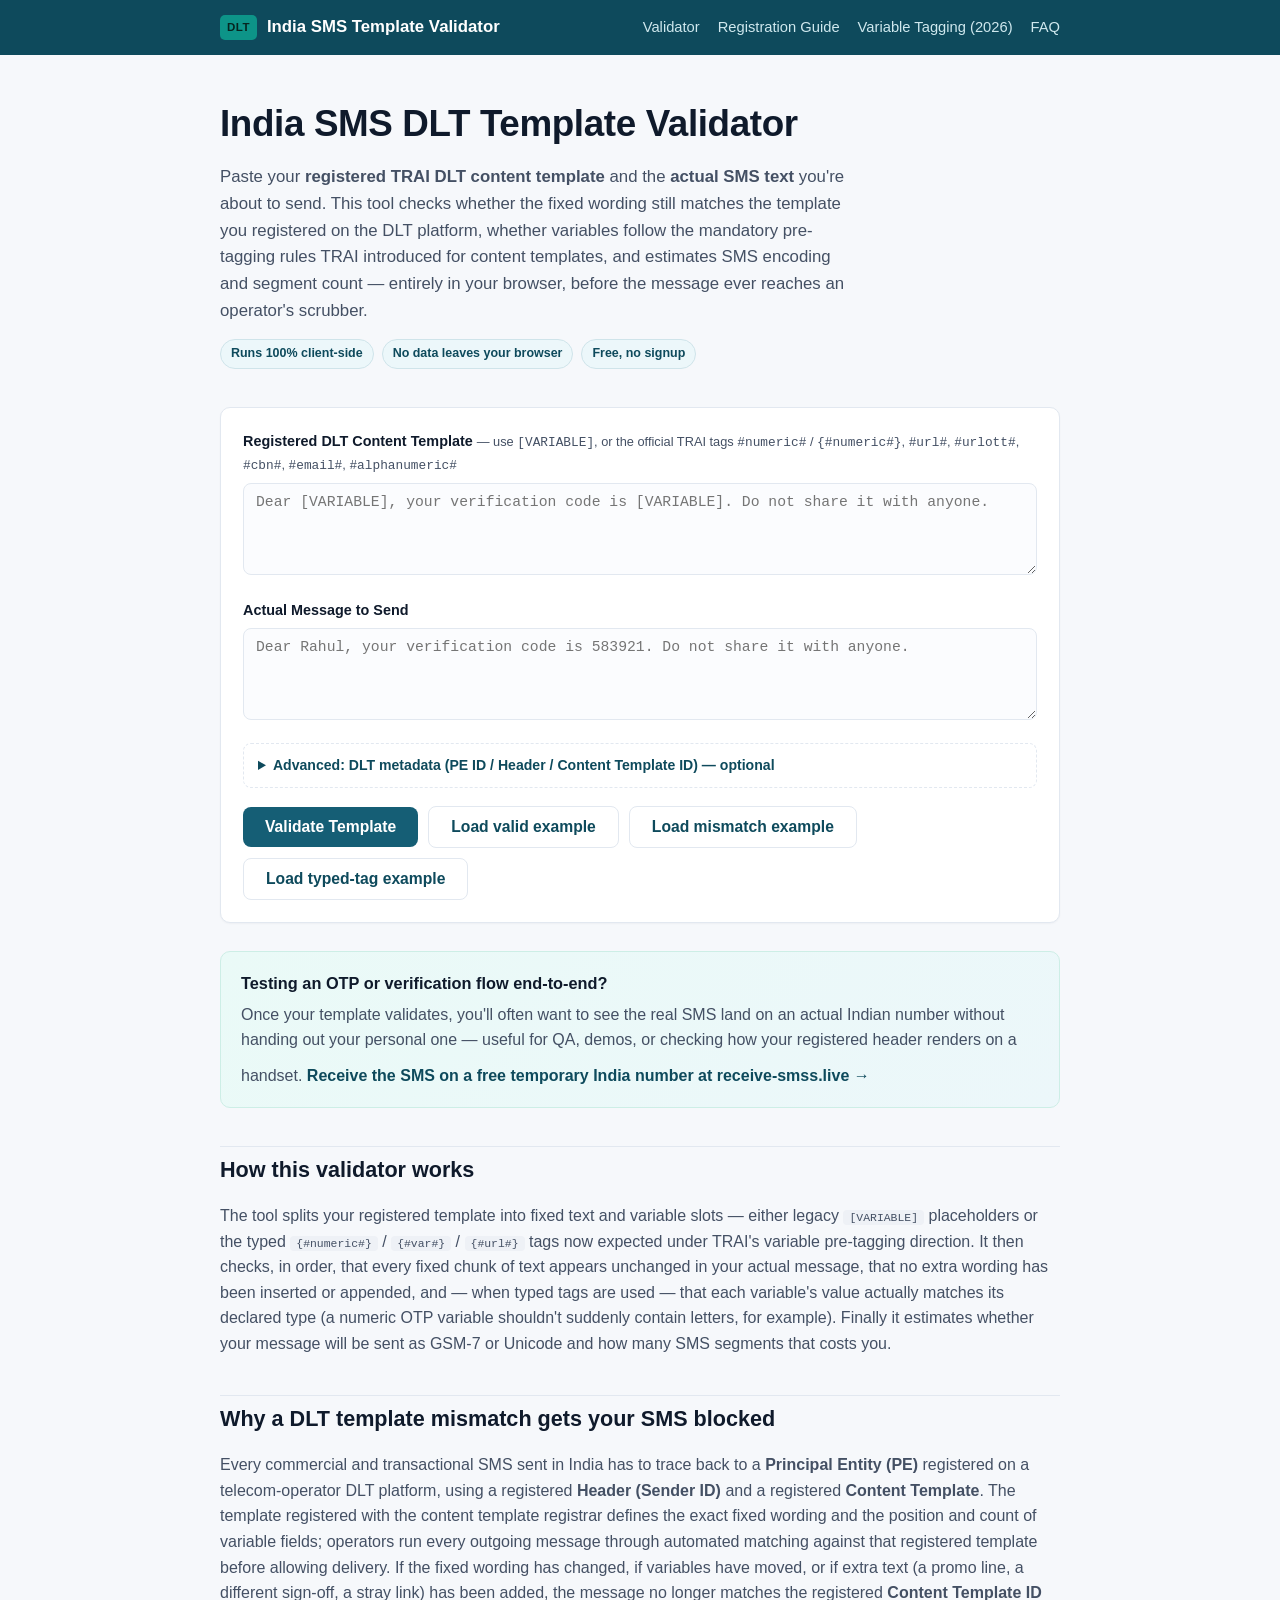
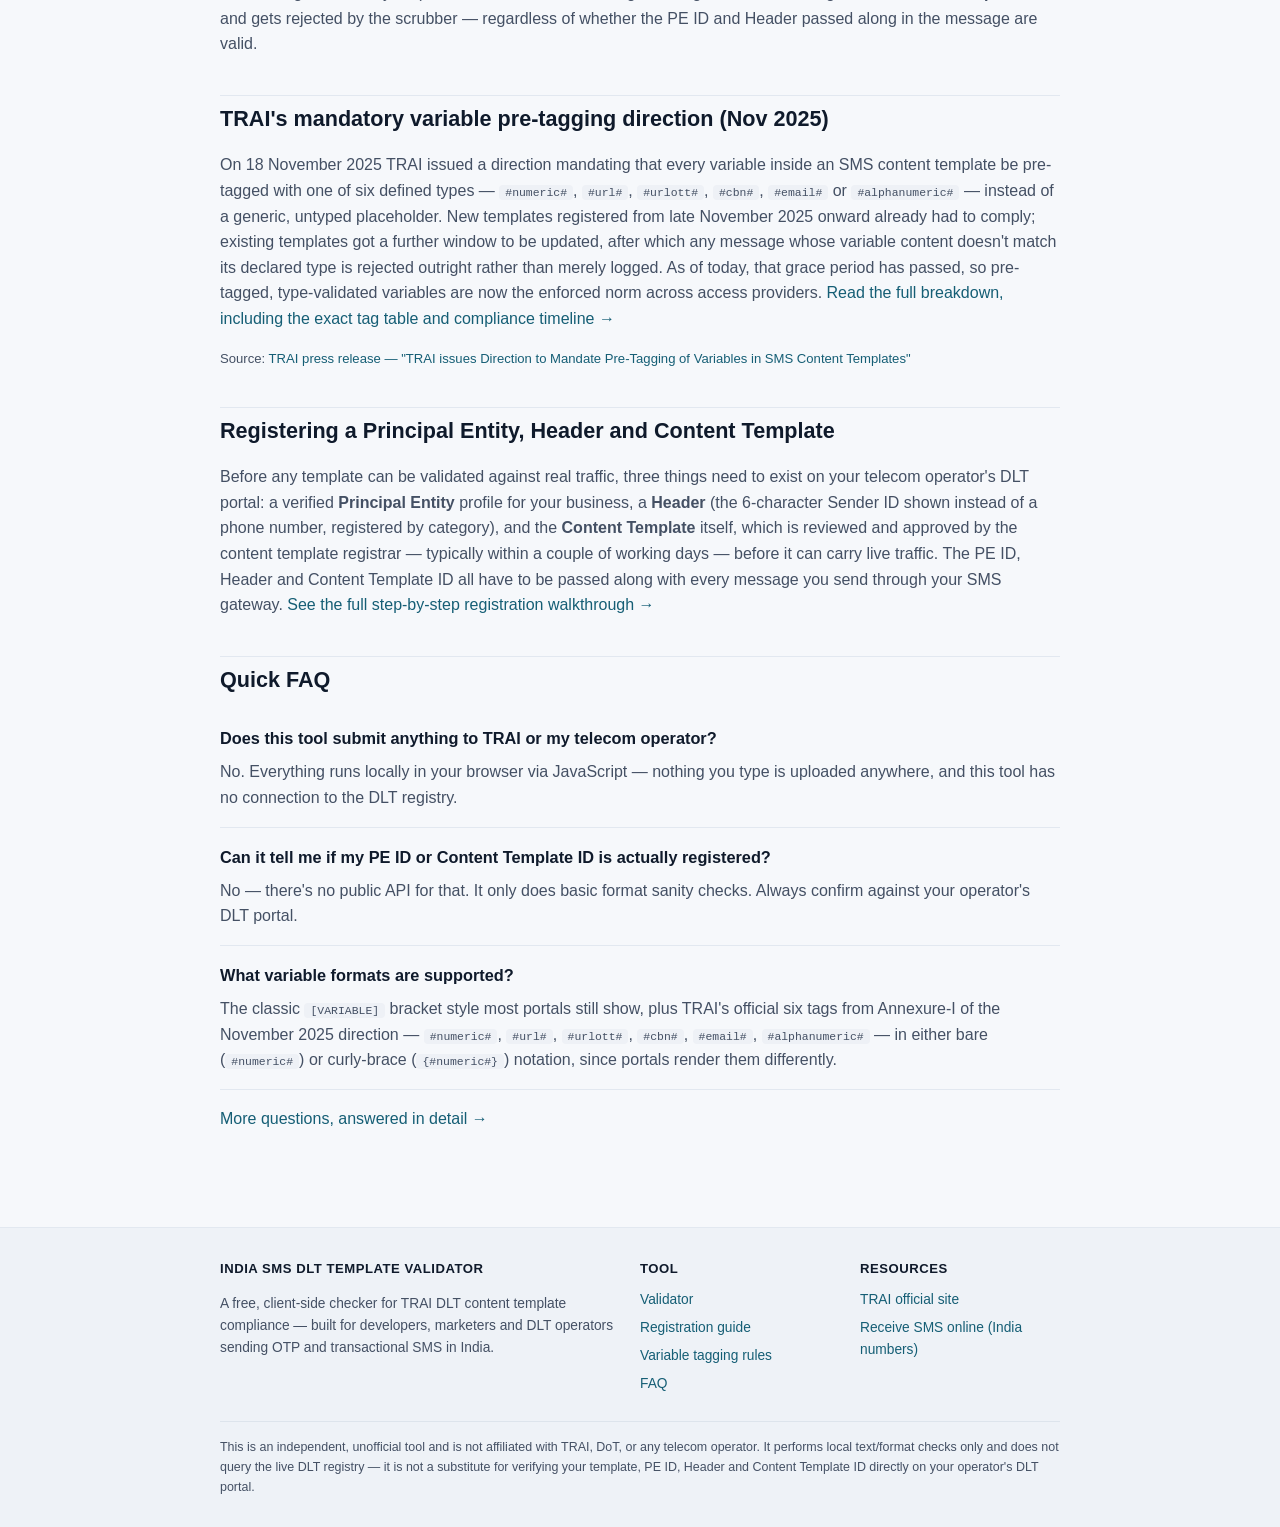
<file: index.html>
<!DOCTYPE html>
<html lang="en">
<head>
<meta charset="UTF-8">
<meta name="viewport" content="width=device-width, initial-scale=1">
<title>India SMS DLT Template Validator — Check TRAI Content Template Match Free</title>
<meta name="description" content="Free browser-based tool to validate your India SMS DLT content template against the message you're about to send. Checks fixed-text structure, TRAI's mandatory variable pre-tagging, GSM-7/Unicode encoding and SMS segment count — before your operator's DLT scrubber blocks it.">
<link rel="canonical" href="https://receive-sms-live.github.io/dlt-template-validator/">
<meta name="robots" content="index, follow">

<meta property="og:type" content="website">
<meta property="og:title" content="India SMS DLT Template Validator — Check TRAI Content Template Match Free">
<meta property="og:description" content="Validate a registered DLT content template against your actual SMS text: structure, pre-tagged variable types, GSM-7/Unicode encoding and segment count.">
<meta property="og:url" content="https://receive-sms-live.github.io/dlt-template-validator/">
<meta name="twitter:card" content="summary">
<meta name="twitter:title" content="India SMS DLT Template Validator">
<meta name="twitter:description" content="Free tool to check your SMS against its registered TRAI DLT content template before sending.">

<link rel="icon" type="image/svg+xml" href="assets/favicon.svg">
<link rel="stylesheet" href="assets/style.css">

<script type="application/ld+json">
{
  "@context": "https://schema.org",
  "@type": "WebApplication",
  "name": "India SMS DLT Template Validator",
  "url": "https://receive-sms-live.github.io/dlt-template-validator/",
  "applicationCategory": "UtilitiesApplication",
  "operatingSystem": "Any (browser-based)",
  "description": "Validates an India SMS DLT registered content template against an actual outgoing message: fixed-text structure, pre-tagged variable types, GSM-7/Unicode encoding and SMS segment estimate.",
  "offers": { "@type": "Offer", "price": "0", "priceCurrency": "INR" },
  "isAccessibleForFree": true
}
</script>
<script type="application/ld+json">
{
  "@context": "https://schema.org",
  "@type": "BreadcrumbList",
  "itemListElement": [
    { "@type": "ListItem", "position": 1, "name": "Home", "item": "https://receive-sms-live.github.io/dlt-template-validator/" }
  ]
}
</script>
</head>
<body>

<header class="site-header">
  <div class="wrap">
    <a class="brand" href="./">
      <span class="brand-badge">DLT</span>
      India SMS Template Validator
    </a>
    <nav class="site-nav">
      <a href="./">Validator</a>
      <a href="guide/">Registration Guide</a>
      <a href="variable-tagging/">Variable Tagging (2026)</a>
      <a href="faq/">FAQ</a>
    </nav>
  </div>
</header>

<main>
  <div class="wrap">

    <section class="hero">
      <h1>India SMS DLT Template Validator</h1>
      <p class="lead">
        Paste your <strong>registered TRAI DLT content template</strong> and the <strong>actual SMS text</strong>
        you're about to send. This tool checks whether the fixed wording still matches the template you
        registered on the DLT platform, whether variables follow the mandatory pre-tagging rules TRAI introduced
        for content templates, and estimates SMS encoding and segment count — entirely in your browser, before
        the message ever reaches an operator's scrubber.
      </p>
      <div class="badge-row">
        <span class="pill">Runs 100% client-side</span>
        <span class="pill">No data leaves your browser</span>
        <span class="pill">Free, no signup</span>
      </div>
    </section>

    <section class="tool-card" id="validator">
      <div class="field">
        <label for="template-input">Registered DLT Content Template
          <span class="hint">— use <code>[VARIABLE]</code>, or the official TRAI tags <code>#numeric#</code> / <code>{#numeric#}</code>, <code>#url#</code>, <code>#urlott#</code>, <code>#cbn#</code>, <code>#email#</code>, <code>#alphanumeric#</code></span>
        </label>
        <textarea id="template-input" placeholder="Dear [VARIABLE], your verification code is [VARIABLE]. Do not share it with anyone."></textarea>
      </div>

      <div class="field">
        <label for="message-input">Actual Message to Send</label>
        <textarea id="message-input" placeholder="Dear Rahul, your verification code is 583921. Do not share it with anyone."></textarea>
      </div>

      <details class="advanced">
        <summary>Advanced: DLT metadata (PE ID / Header / Content Template ID) — optional</summary>
        <p class="hint" style="margin:10px 0 0;">
          These are basic format sanity checks only. There is no public API to verify a PE ID, Header or
          Content Template ID against the live TRAI/operator DLT registry, so this does <em>not</em> confirm
          the IDs are actually registered — only that they're not obviously malformed.
        </p>
        <div class="two-col">
          <div class="field">
            <label for="pe-id">Principal Entity (PE) ID</label>
            <input type="text" id="pe-id" placeholder="e.g. 1701xxxxxxxxxxxxx">
          </div>
          <div class="field">
            <label for="header-id">Header / Sender ID</label>
            <input type="text" id="header-id" placeholder="e.g. AXBANK-T">
          </div>
        </div>
        <div class="field">
          <label for="content-template-id">Content Template ID</label>
          <input type="text" id="content-template-id" placeholder="e.g. 1207xxxxxxxxxxx">
        </div>
      </details>

      <div style="display:flex; gap:10px; flex-wrap:wrap; align-items:center;">
        <button class="btn" id="validate-btn" type="button">Validate Template</button>
        <button class="btn secondary" id="example-valid" type="button">Load valid example</button>
        <button class="btn secondary" id="example-mismatch" type="button">Load mismatch example</button>
        <button class="btn secondary" id="example-typed" type="button">Load typed-tag example</button>
      </div>

      <div id="result-panel" hidden aria-live="polite">
        <div class="result-banner" id="result-banner"></div>
        <ul class="checklist" id="checklist"></ul>
        <div class="stat-grid" id="stat-grid"></div>
        <p id="extracted-vars" hidden></p>
        <div class="meta-note" id="meta-note" hidden></div>
      </div>
    </section>

    <div class="callout">
      <h3>Testing an OTP or verification flow end-to-end?</h3>
      <p>
        Once your template validates, you'll often want to see the real SMS land on an actual Indian number
        without handing out your personal one — useful for QA, demos, or checking how your registered header
        renders on a handset.
        <a class="cta" href="https://receive-smss.live/sms/in" target="_blank" rel="noopener">Receive the SMS on a free temporary India number at receive-smss.live →</a>
      </p>
    </div>

    <article class="content">
      <h2>How this validator works</h2>
      <p>
        The tool splits your registered template into fixed text and variable slots — either legacy
        <code>[VARIABLE]</code> placeholders or the typed <code>{#numeric#}</code> / <code>{#var#}</code> /
        <code>{#url#}</code> tags now expected under TRAI's variable pre-tagging direction. It then checks,
        in order, that every fixed chunk of text appears unchanged in your actual message, that no extra
        wording has been inserted or appended, and — when typed tags are used — that each variable's value
        actually matches its declared type (a numeric OTP variable shouldn't suddenly contain letters, for
        example). Finally it estimates whether your message will be sent as GSM-7 or Unicode and how many
        SMS segments that costs you.
      </p>

      <h2>Why a DLT template mismatch gets your SMS blocked</h2>
      <p>
        Every commercial and transactional SMS sent in India has to trace back to a <strong>Principal
        Entity (PE)</strong> registered on a telecom-operator DLT platform, using a registered
        <strong>Header (Sender ID)</strong> and a registered <strong>Content Template</strong>. The template
        registered with the content template registrar defines the exact fixed wording and the position and
        count of variable fields; operators run every outgoing message through automated matching against
        that registered template before allowing delivery. If the fixed wording has changed, if variables
        have moved, or if extra text (a promo line, a different sign-off, a stray link) has been added, the
        message no longer matches the registered <strong>Content Template ID</strong> and gets rejected by
        the scrubber — regardless of whether the PE ID and Header passed along in the message are valid.
      </p>

      <h2 id="pretagging-summary">TRAI's mandatory variable pre-tagging direction (Nov 2025)</h2>
      <p>
        On 18 November 2025 TRAI issued a direction mandating that every variable inside an SMS content
        template be pre-tagged with one of six defined types — <code>#numeric#</code>, <code>#url#</code>,
        <code>#urlott#</code>, <code>#cbn#</code>, <code>#email#</code> or <code>#alphanumeric#</code> —
        instead of a generic, untyped placeholder. New templates registered from late November 2025 onward
        already had to comply; existing templates got a further window to be updated, after which any
        message whose variable content doesn't match its declared type is rejected outright rather than
        merely logged. As of today, that grace period has passed, so pre-tagged, type-validated variables
        are now the enforced norm across access providers.
        <a href="variable-tagging/">Read the full breakdown, including the exact tag table and compliance timeline →</a>
      </p>
      <p class="source-note">
        Source: <a href="https://trai.gov.in/notifications/press-release/trai-issues-direction-mandate-pre-tagging-variables-sms-content" target="_blank" rel="noopener">TRAI press release — "TRAI issues Direction to Mandate Pre-Tagging of Variables in SMS Content Templates"</a>
      </p>

      <h2>Registering a Principal Entity, Header and Content Template</h2>
      <p>
        Before any template can be validated against real traffic, three things need to exist on your
        telecom operator's DLT portal: a verified <strong>Principal Entity</strong> profile for your
        business, a <strong>Header</strong> (the 6-character Sender ID shown instead of a phone number,
        registered by category), and the <strong>Content Template</strong> itself, which is reviewed and
        approved by the content template registrar — typically within a couple of working days — before it
        can carry live traffic. The PE ID, Header and Content Template ID all have to be passed along with
        every message you send through your SMS gateway.
        <a href="guide/">See the full step-by-step registration walkthrough →</a>
      </p>

      <h2>Quick FAQ</h2>
      <div class="faq-item">
        <h3>Does this tool submit anything to TRAI or my telecom operator?</h3>
        <p>No. Everything runs locally in your browser via JavaScript — nothing you type is uploaded anywhere, and this tool has no connection to the DLT registry.</p>
      </div>
      <div class="faq-item">
        <h3>Can it tell me if my PE ID or Content Template ID is actually registered?</h3>
        <p>No — there's no public API for that. It only does basic format sanity checks. Always confirm against your operator's DLT portal.</p>
      </div>
      <div class="faq-item">
        <h3>What variable formats are supported?</h3>
        <p>The classic <code>[VARIABLE]</code> bracket style most portals still show, plus TRAI's official six tags from Annexure-I of the November 2025 direction — <code>#numeric#</code>, <code>#url#</code>, <code>#urlott#</code>, <code>#cbn#</code>, <code>#email#</code>, <code>#alphanumeric#</code> — in either bare (<code>#numeric#</code>) or curly-brace (<code>{#numeric#}</code>) notation, since portals render them differently.</p>
      </div>
      <p><a href="faq/">More questions, answered in detail →</a></p>
    </article>

  </div>
</main>

<footer class="site-footer">
  <div class="wrap">
    <div class="cols">
      <div>
        <h4>India SMS DLT Template Validator</h4>
        <p>A free, client-side checker for TRAI DLT content template compliance — built for developers, marketers and DLT operators sending OTP and transactional SMS in India.</p>
      </div>
      <div>
        <h4>Tool</h4>
        <ul>
          <li><a href="./">Validator</a></li>
          <li><a href="guide/">Registration guide</a></li>
          <li><a href="variable-tagging/">Variable tagging rules</a></li>
          <li><a href="faq/">FAQ</a></li>
        </ul>
      </div>
      <div>
        <h4>Resources</h4>
        <ul>
          <li><a href="https://trai.gov.in/" target="_blank" rel="noopener">TRAI official site</a></li>
          <li><a href="https://receive-smss.live/sms/in" target="_blank" rel="noopener">Receive SMS online (India numbers)</a></li>
        </ul>
      </div>
    </div>
    <div class="disclaimer">
      This is an independent, unofficial tool and is not affiliated with TRAI, DoT, or any telecom operator.
      It performs local text/format checks only and does not query the live DLT registry — it is not a
      substitute for verifying your template, PE ID, Header and Content Template ID directly on your
      operator's DLT portal.
    </div>
  </div>
</footer>

<script src="assets/validator.js"></script>
<script src="assets/app.js"></script>
</body>
</html>
</file>
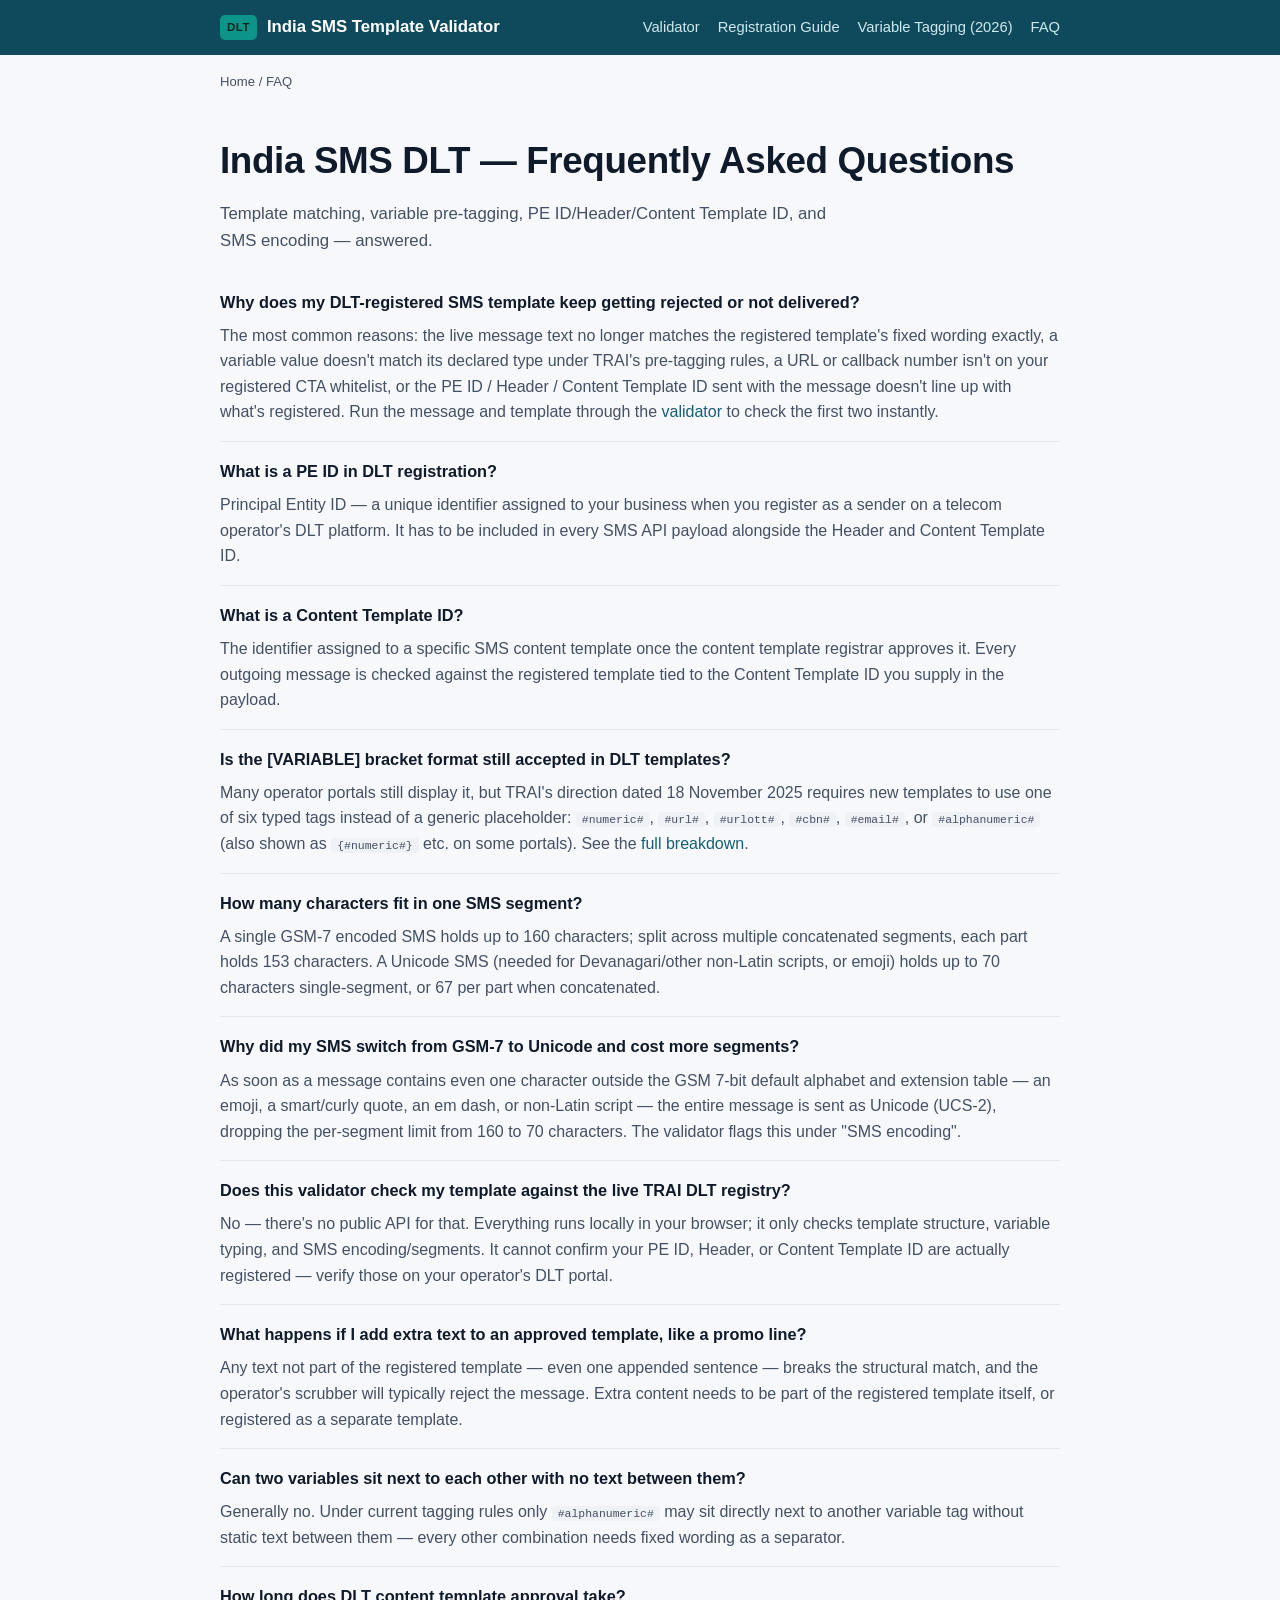
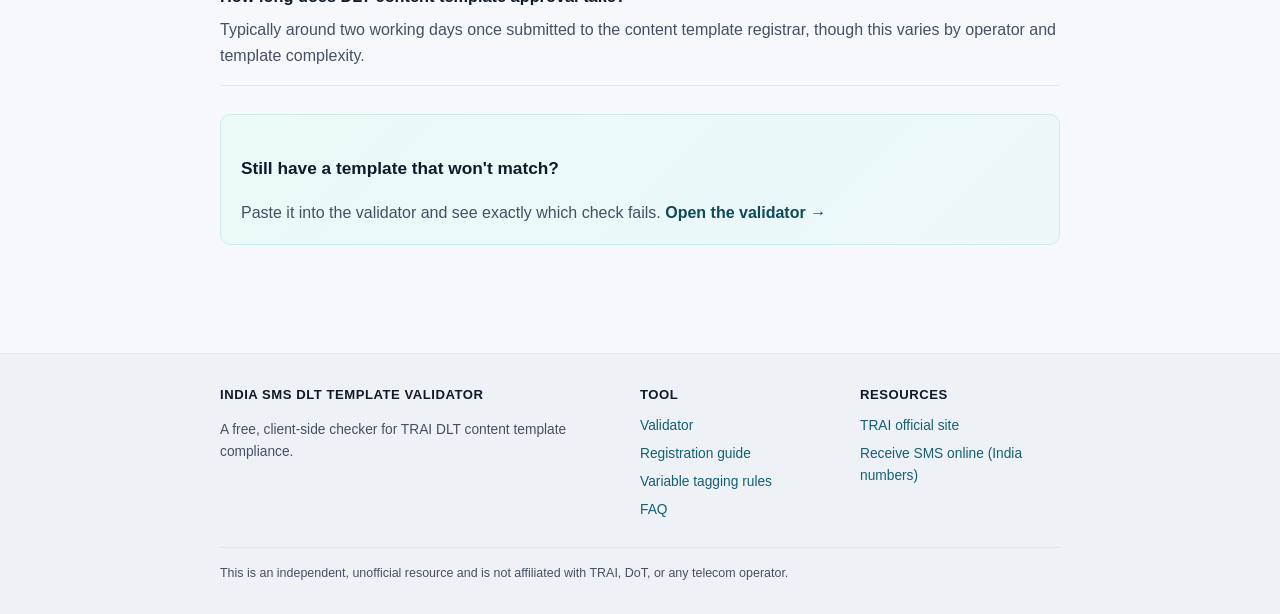
<file: faq/index.html>
<!DOCTYPE html>
<html lang="en">
<head>
<meta charset="UTF-8">
<meta name="viewport" content="width=device-width, initial-scale=1">
<title>India SMS DLT FAQ — Template Matching, Variable Tagging, PE ID, SMS Segments</title>
<meta name="description" content="Answers to common questions about India's TRAI DLT SMS rules: why templates get rejected, what PE ID/Header/Content Template ID mean, the 2026 variable pre-tagging tags, and GSM-7 vs Unicode SMS segment limits.">
<link rel="canonical" href="https://receive-sms-live.github.io/dlt-template-validator/faq/">
<meta name="robots" content="index, follow">
<meta property="og:type" content="website">
<meta property="og:title" content="India SMS DLT FAQ">
<meta property="og:description" content="Common questions about TRAI DLT template matching, variable pre-tagging, PE ID/Header/Content Template ID, and SMS segment limits — answered.">
<meta property="og:url" content="https://receive-sms-live.github.io/dlt-template-validator/faq/">
<link rel="icon" type="image/svg+xml" href="../assets/favicon.svg">
<link rel="stylesheet" href="../assets/style.css">
<script type="application/ld+json">
{
  "@context": "https://schema.org",
  "@type": "FAQPage",
  "mainEntity": [
    {
      "@type": "Question",
      "name": "Why does my DLT-registered SMS template keep getting rejected or not delivered?",
      "acceptedAnswer": { "@type": "Answer", "text": "The most common reasons are: the live message text no longer matches the registered template's fixed wording exactly, a variable value doesn't match its declared type under TRAI's pre-tagging rules, a URL or callback number isn't on your registered CTA whitelist, or the PE ID / Header / Content Template ID sent with the message doesn't line up with what's registered." }
    },
    {
      "@type": "Question",
      "name": "What is a PE ID in DLT registration?",
      "acceptedAnswer": { "@type": "Answer", "text": "PE ID stands for Principal Entity ID — a unique identifier assigned to your business when you register as a sender on a telecom operator's DLT platform. It must be included in every SMS API payload alongside the Header and Content Template ID." }
    },
    {
      "@type": "Question",
      "name": "What is a Content Template ID?",
      "acceptedAnswer": { "@type": "Answer", "text": "It's the identifier assigned to a specific approved SMS content template after the content template registrar reviews and approves it. Every message you send is checked against the registered template for the Content Template ID you supply." }
    },
    {
      "@type": "Question",
      "name": "Is the [VARIABLE] bracket format still accepted in DLT templates?",
      "acceptedAnswer": { "@type": "Answer", "text": "Many operator portals still display it, but TRAI's November 2025 direction requires new templates to use one of six typed tags instead of a generic placeholder: #numeric#, #url#, #urlott#, #cbn#, #email#, or #alphanumeric# (also shown as {#numeric#} etc. on some portals)." }
    },
    {
      "@type": "Question",
      "name": "How many characters fit in one SMS segment?",
      "acceptedAnswer": { "@type": "Answer", "text": "A single GSM-7 encoded SMS holds up to 160 characters; if it needs to be split into multiple concatenated segments, each part holds 153 characters. A Unicode SMS (needed for scripts like Hindi/Devanagari, or emoji) holds up to 70 characters single-segment, or 67 per part when concatenated." }
    },
    {
      "@type": "Question",
      "name": "Why did my SMS switch from GSM-7 to Unicode and cost more segments?",
      "acceptedAnswer": { "@type": "Answer", "text": "As soon as a message contains even one character outside the GSM 7-bit default alphabet and extension table — for example an emoji, a smart/curly quote, an em dash, or non-Latin script — the entire message is sent as Unicode (UCS-2), which drops the per-segment limit from 160 to 70 characters." }
    },
    {
      "@type": "Question",
      "name": "Does this validator check my template against the live TRAI DLT registry?",
      "acceptedAnswer": { "@type": "Answer", "text": "No. There is no public API for that. This tool runs entirely in your browser and only checks template structure, variable typing, and SMS encoding/segments — it does not verify that your PE ID, Header, or Content Template ID are actually registered. Confirm those directly on your operator's DLT portal." }
    },
    {
      "@type": "Question",
      "name": "What happens if I add extra text to an approved template, like a promo line?",
      "acceptedAnswer": { "@type": "Answer", "text": "Any text not part of the registered template — even a single appended sentence — breaks the structural match, and the operator's DLT scrubber will typically reject the message. Extra content has to be registered as part of the template itself (or as a separate approved template)." }
    },
    {
      "@type": "Question",
      "name": "Can two variables sit next to each other with no text between them?",
      "acceptedAnswer": { "@type": "Answer", "text": "Generally no — under the current tagging rules, only #alphanumeric# is allowed to sit directly next to another variable tag without static text in between. Every other tag combination needs some fixed wording separating the variables." }
    },
    {
      "@type": "Question",
      "name": "How long does DLT content template approval take?",
      "acceptedAnswer": { "@type": "Answer", "text": "Typically around two working days once submitted to the content template registrar, though this can vary by operator and template complexity." }
    }
  ]
}
</script>
<script type="application/ld+json">
{
  "@context": "https://schema.org",
  "@type": "BreadcrumbList",
  "itemListElement": [
    { "@type": "ListItem", "position": 1, "name": "Home", "item": "https://receive-sms-live.github.io/dlt-template-validator/" },
    { "@type": "ListItem", "position": 2, "name": "FAQ", "item": "https://receive-sms-live.github.io/dlt-template-validator/faq/" }
  ]
}
</script>
</head>
<body>

<header class="site-header">
  <div class="wrap">
    <a class="brand" href="../"><span class="brand-badge">DLT</span> India SMS Template Validator</a>
    <nav class="site-nav">
      <a href="../">Validator</a>
      <a href="../guide/">Registration Guide</a>
      <a href="../variable-tagging/">Variable Tagging (2026)</a>
      <a href="../faq/">FAQ</a>
    </nav>
  </div>
</header>

<main>
  <div class="wrap">
    <p class="breadcrumb"><a href="../">Home</a> / FAQ</p>

    <section class="hero">
      <h1>India SMS DLT — Frequently Asked Questions</h1>
      <p class="lead">Template matching, variable pre-tagging, PE ID/Header/Content Template ID, and SMS encoding — answered.</p>
    </section>

    <article class="content">

      <div class="faq-item">
        <h3>Why does my DLT-registered SMS template keep getting rejected or not delivered?</h3>
        <p>The most common reasons: the live message text no longer matches the registered template's fixed wording exactly, a variable value doesn't match its declared type under TRAI's pre-tagging rules, a URL or callback number isn't on your registered CTA whitelist, or the PE ID / Header / Content Template ID sent with the message doesn't line up with what's registered. Run the message and template through the <a href="../">validator</a> to check the first two instantly.</p>
      </div>

      <div class="faq-item">
        <h3>What is a PE ID in DLT registration?</h3>
        <p>Principal Entity ID — a unique identifier assigned to your business when you register as a sender on a telecom operator's DLT platform. It has to be included in every SMS API payload alongside the Header and Content Template ID.</p>
      </div>

      <div class="faq-item">
        <h3>What is a Content Template ID?</h3>
        <p>The identifier assigned to a specific SMS content template once the content template registrar approves it. Every outgoing message is checked against the registered template tied to the Content Template ID you supply in the payload.</p>
      </div>

      <div class="faq-item">
        <h3>Is the [VARIABLE] bracket format still accepted in DLT templates?</h3>
        <p>Many operator portals still display it, but TRAI's direction dated 18 November 2025 requires new templates to use one of six typed tags instead of a generic placeholder: <code>#numeric#</code>, <code>#url#</code>, <code>#urlott#</code>, <code>#cbn#</code>, <code>#email#</code>, or <code>#alphanumeric#</code> (also shown as <code>{#numeric#}</code> etc. on some portals). See the <a href="../variable-tagging/">full breakdown</a>.</p>
      </div>

      <div class="faq-item">
        <h3>How many characters fit in one SMS segment?</h3>
        <p>A single GSM-7 encoded SMS holds up to 160 characters; split across multiple concatenated segments, each part holds 153 characters. A Unicode SMS (needed for Devanagari/other non-Latin scripts, or emoji) holds up to 70 characters single-segment, or 67 per part when concatenated.</p>
      </div>

      <div class="faq-item">
        <h3>Why did my SMS switch from GSM-7 to Unicode and cost more segments?</h3>
        <p>As soon as a message contains even one character outside the GSM 7-bit default alphabet and extension table — an emoji, a smart/curly quote, an em dash, or non-Latin script — the entire message is sent as Unicode (UCS-2), dropping the per-segment limit from 160 to 70 characters. The validator flags this under "SMS encoding".</p>
      </div>

      <div class="faq-item">
        <h3>Does this validator check my template against the live TRAI DLT registry?</h3>
        <p>No — there's no public API for that. Everything runs locally in your browser; it only checks template structure, variable typing, and SMS encoding/segments. It cannot confirm your PE ID, Header, or Content Template ID are actually registered — verify those on your operator's DLT portal.</p>
      </div>

      <div class="faq-item">
        <h3>What happens if I add extra text to an approved template, like a promo line?</h3>
        <p>Any text not part of the registered template — even one appended sentence — breaks the structural match, and the operator's scrubber will typically reject the message. Extra content needs to be part of the registered template itself, or registered as a separate template.</p>
      </div>

      <div class="faq-item">
        <h3>Can two variables sit next to each other with no text between them?</h3>
        <p>Generally no. Under current tagging rules only <code>#alphanumeric#</code> may sit directly next to another variable tag without static text between them — every other combination needs fixed wording as a separator.</p>
      </div>

      <div class="faq-item">
        <h3>How long does DLT content template approval take?</h3>
        <p>Typically around two working days once submitted to the content template registrar, though this varies by operator and template complexity.</p>
      </div>

      <div class="callout">
        <h3>Still have a template that won't match?</h3>
        <p>
          Paste it into the validator and see exactly which check fails.
          <a class="cta" href="../#validator">Open the validator →</a>
        </p>
      </div>

    </article>
  </div>
</main>

<footer class="site-footer">
  <div class="wrap">
    <div class="cols">
      <div>
        <h4>India SMS DLT Template Validator</h4>
        <p>A free, client-side checker for TRAI DLT content template compliance.</p>
      </div>
      <div>
        <h4>Tool</h4>
        <ul>
          <li><a href="../">Validator</a></li>
          <li><a href="../guide/">Registration guide</a></li>
          <li><a href="../variable-tagging/">Variable tagging rules</a></li>
          <li><a href="../faq/">FAQ</a></li>
        </ul>
      </div>
      <div>
        <h4>Resources</h4>
        <ul>
          <li><a href="https://trai.gov.in/" target="_blank" rel="noopener">TRAI official site</a></li>
          <li><a href="https://receive-smss.live/sms/in" target="_blank" rel="noopener">Receive SMS online (India numbers)</a></li>
        </ul>
      </div>
    </div>
    <div class="disclaimer">
      This is an independent, unofficial resource and is not affiliated with TRAI, DoT, or any telecom operator.
    </div>
  </div>
</footer>

<script src="../assets/validator.js"></script>
</body>
</html>
</file>
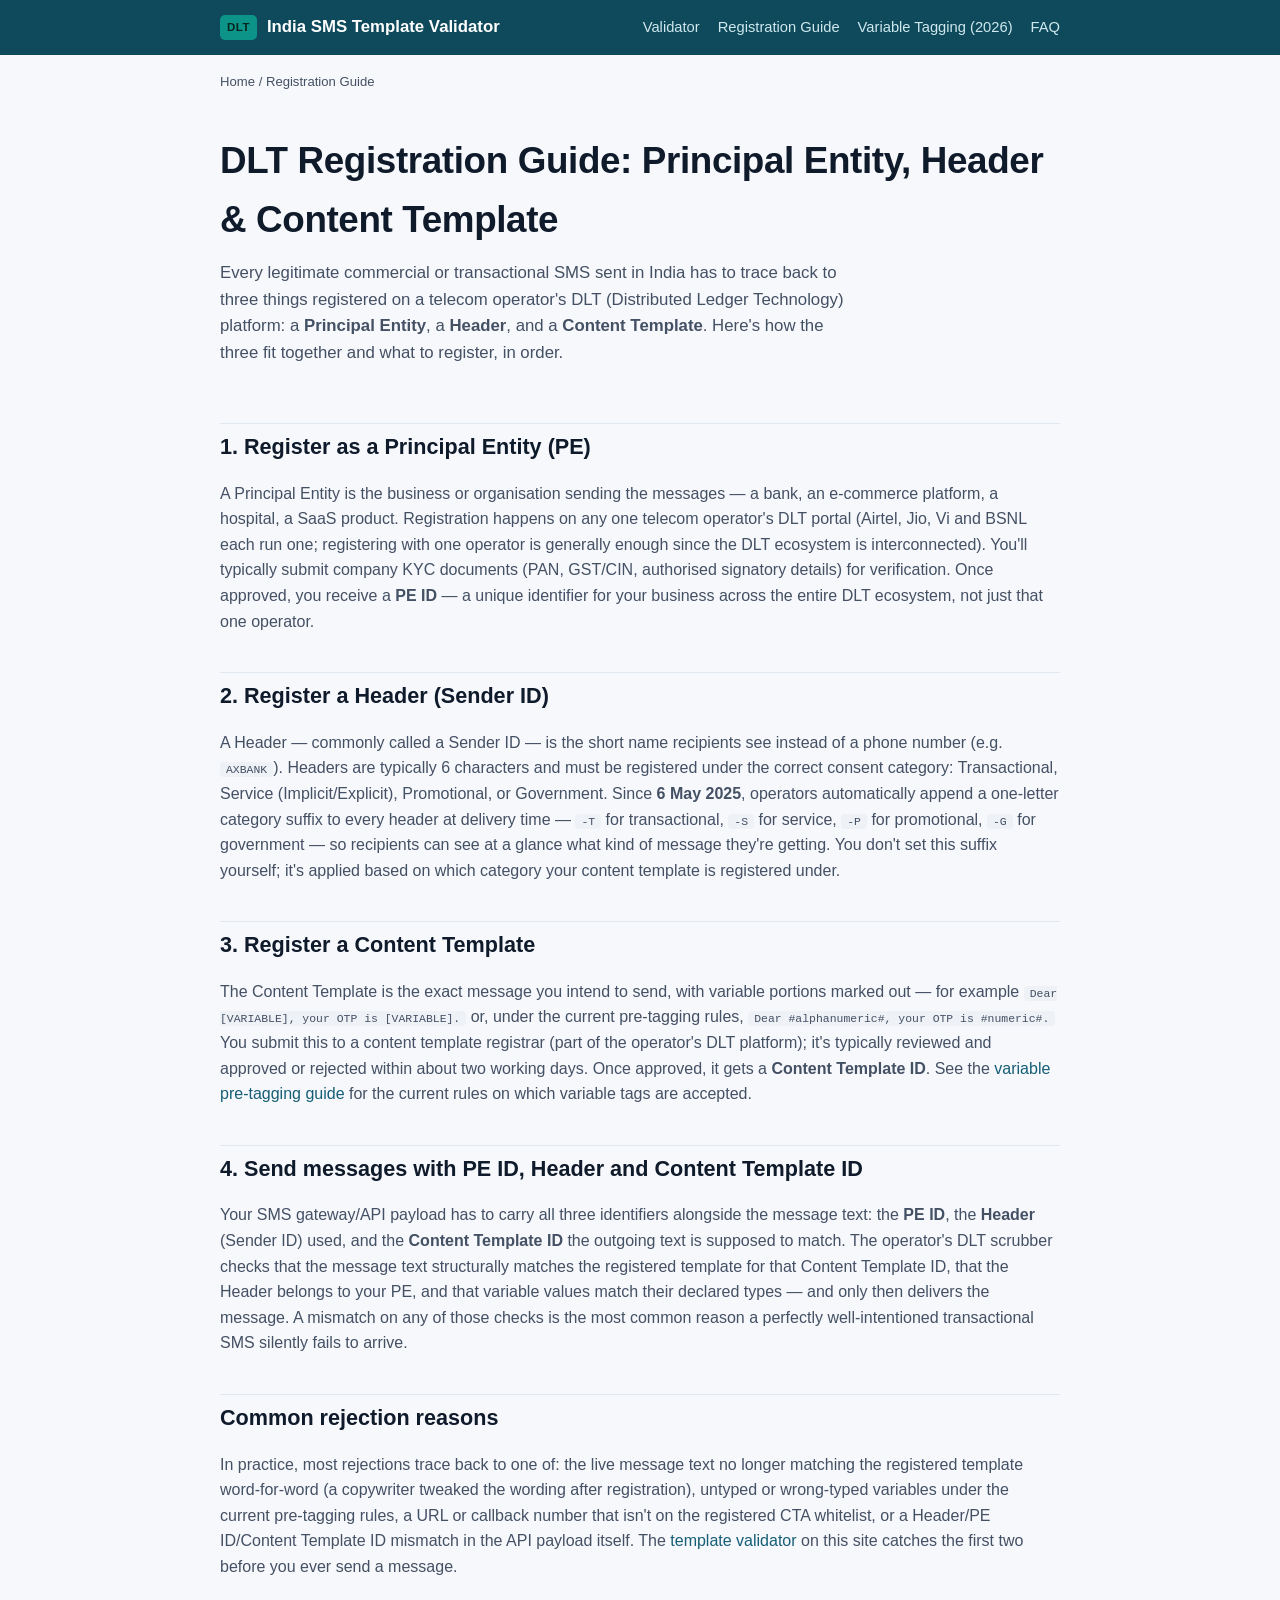
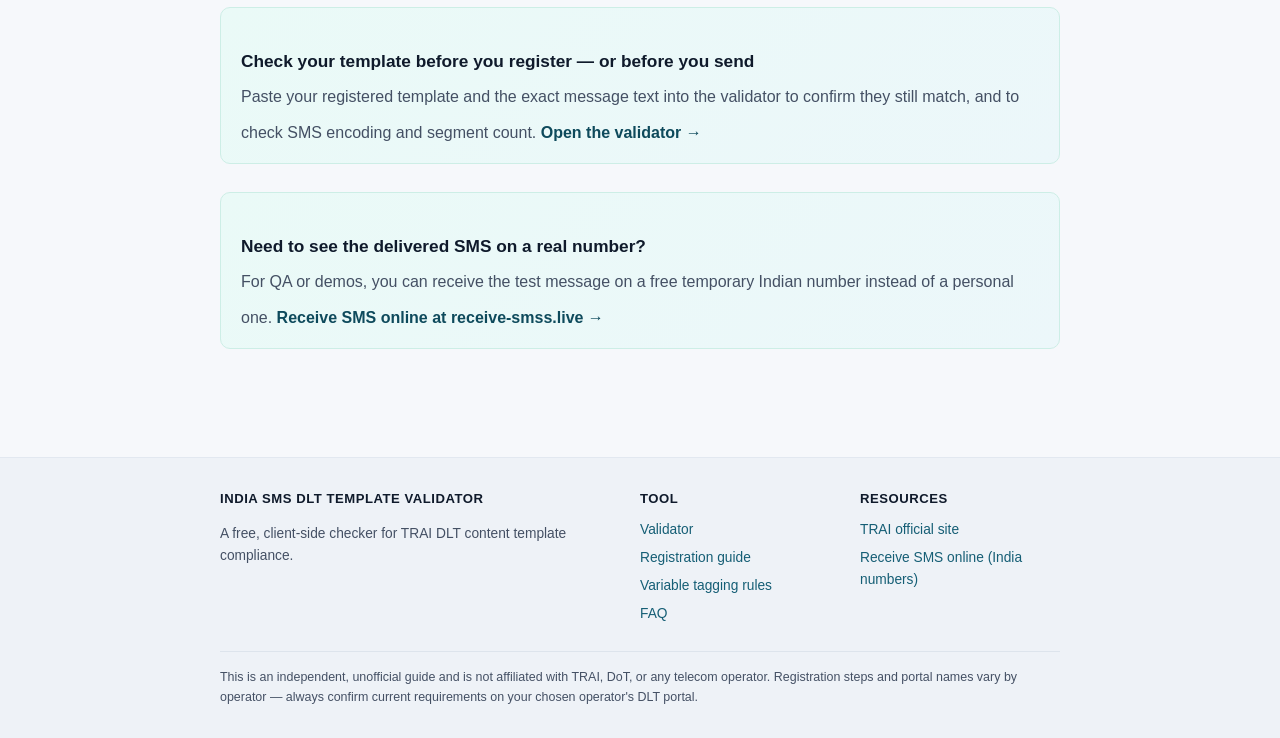
<file: guide/index.html>
<!DOCTYPE html>
<html lang="en">
<head>
<meta charset="UTF-8">
<meta name="viewport" content="width=device-width, initial-scale=1">
<title>DLT Registration Guide: Principal Entity, Header & Content Template (India SMS)</title>
<meta name="description" content="Step-by-step guide to registering a Principal Entity (PE), Header (Sender ID) and Content Template on India's TRAI DLT platform for sending OTP and transactional SMS, including the PE ID/Header/Content Template ID payload requirement.">
<link rel="canonical" href="https://receive-sms-live.github.io/dlt-template-validator/guide/">
<meta name="robots" content="index, follow">
<meta property="og:type" content="article">
<meta property="og:title" content="DLT Registration Guide: Principal Entity, Header & Content Template">
<meta property="og:description" content="How PE registration, Header (Sender ID) and Content Template registration fit together on India's TRAI DLT platform, and what has to go in every SMS payload.">
<meta property="og:url" content="https://receive-sms-live.github.io/dlt-template-validator/guide/">
<link rel="icon" type="image/svg+xml" href="../assets/favicon.svg">
<link rel="stylesheet" href="../assets/style.css">
<script type="application/ld+json">
{
  "@context": "https://schema.org",
  "@type": "HowTo",
  "name": "How to register a Principal Entity, Header and Content Template for India SMS DLT",
  "step": [
    { "@type": "HowToStep", "name": "Register as a Principal Entity", "text": "Sign up on your telecom operator's DLT portal, submit KYC/business documents, and complete verification to receive a PE ID." },
    { "@type": "HowToStep", "name": "Register a Header (Sender ID)", "text": "Register a 6-character Sender ID under the correct consent category; operators append an automatic category suffix (-P/-S/-T/-G) from 6 May 2025." },
    { "@type": "HowToStep", "name": "Register a Content Template", "text": "Submit the exact fixed wording and pre-tagged variables for approval by the content template registrar to receive a Content Template ID." },
    { "@type": "HowToStep", "name": "Send messages with PE ID, Header and Content Template ID", "text": "Pass all three identifiers in every SMS API payload so the operator's DLT scrubber can match and deliver the message." }
  ]
}
</script>
<script type="application/ld+json">
{
  "@context": "https://schema.org",
  "@type": "BreadcrumbList",
  "itemListElement": [
    { "@type": "ListItem", "position": 1, "name": "Home", "item": "https://receive-sms-live.github.io/dlt-template-validator/" },
    { "@type": "ListItem", "position": 2, "name": "Registration Guide", "item": "https://receive-sms-live.github.io/dlt-template-validator/guide/" }
  ]
}
</script>
</head>
<body>

<header class="site-header">
  <div class="wrap">
    <a class="brand" href="../"><span class="brand-badge">DLT</span> India SMS Template Validator</a>
    <nav class="site-nav">
      <a href="../">Validator</a>
      <a href="../guide/">Registration Guide</a>
      <a href="../variable-tagging/">Variable Tagging (2026)</a>
      <a href="../faq/">FAQ</a>
    </nav>
  </div>
</header>

<main>
  <div class="wrap">
    <p class="breadcrumb"><a href="../">Home</a> / Registration Guide</p>

    <section class="hero">
      <h1>DLT Registration Guide: Principal Entity, Header &amp; Content Template</h1>
      <p class="lead">
        Every legitimate commercial or transactional SMS sent in India has to trace back to three things
        registered on a telecom operator's DLT (Distributed Ledger Technology) platform: a
        <strong>Principal Entity</strong>, a <strong>Header</strong>, and a <strong>Content Template</strong>.
        Here's how the three fit together and what to register, in order.
      </p>
    </section>

    <article class="content">

      <h2>1. Register as a Principal Entity (PE)</h2>
      <p>
        A Principal Entity is the business or organisation sending the messages — a bank, an e-commerce
        platform, a hospital, a SaaS product. Registration happens on any one telecom operator's DLT portal
        (Airtel, Jio, Vi and BSNL each run one; registering with one operator is generally enough since the
        DLT ecosystem is interconnected). You'll typically submit company KYC documents (PAN, GST/CIN,
        authorised signatory details) for verification. Once approved, you receive a <strong>PE ID</strong> —
        a unique identifier for your business across the entire DLT ecosystem, not just that one operator.
      </p>

      <h2>2. Register a Header (Sender ID)</h2>
      <p>
        A Header — commonly called a Sender ID — is the short name recipients see instead of a phone number
        (e.g. <code>AXBANK</code>). Headers are typically 6 characters and must be registered under the
        correct consent category: Transactional, Service (Implicit/Explicit), Promotional, or Government.
        Since <strong>6 May 2025</strong>, operators automatically append a one-letter category suffix to
        every header at delivery time — <code>-T</code> for transactional, <code>-S</code> for service,
        <code>-P</code> for promotional, <code>-G</code> for government — so recipients can see at a glance
        what kind of message they're getting. You don't set this suffix yourself; it's applied based on
        which category your content template is registered under.
      </p>

      <h2>3. Register a Content Template</h2>
      <p>
        The Content Template is the exact message you intend to send, with variable portions marked out —
        for example <code>Dear [VARIABLE], your OTP is [VARIABLE].</code> or, under the current pre-tagging
        rules, <code>Dear #alphanumeric#, your OTP is #numeric#.</code> You submit this to a content
        template registrar (part of the operator's DLT platform); it's typically reviewed and
        approved or rejected within about two working days. Once approved, it gets a
        <strong>Content Template ID</strong>. See the
        <a href="../variable-tagging/">variable pre-tagging guide</a> for the current rules on which
        variable tags are accepted.
      </p>

      <h2>4. Send messages with PE ID, Header and Content Template ID</h2>
      <p>
        Your SMS gateway/API payload has to carry all three identifiers alongside the message text: the
        <strong>PE ID</strong>, the <strong>Header</strong> (Sender ID) used, and the
        <strong>Content Template ID</strong> the outgoing text is supposed to match. The operator's DLT
        scrubber checks that the message text structurally matches the registered template for that
        Content Template ID, that the Header belongs to your PE, and that variable values match their
        declared types — and only then delivers the message. A mismatch on any of those checks is the most
        common reason a perfectly well-intentioned transactional SMS silently fails to arrive.
      </p>

      <h2>Common rejection reasons</h2>
      <p>
        In practice, most rejections trace back to one of: the live message text no longer matching the
        registered template word-for-word (a copywriter tweaked the wording after registration), untyped or
        wrong-typed variables under the current pre-tagging rules, a URL or callback number that isn't on
        the registered CTA whitelist, or a Header/PE ID/Content Template ID mismatch in the API payload
        itself. The <a href="../">template validator</a> on this site catches the first two before you ever
        send a message.
      </p>

      <div class="callout">
        <h3>Check your template before you register — or before you send</h3>
        <p>
          Paste your registered template and the exact message text into the validator to confirm they
          still match, and to check SMS encoding and segment count.
          <a class="cta" href="../#validator">Open the validator →</a>
        </p>
      </div>

      <div class="callout">
        <h3>Need to see the delivered SMS on a real number?</h3>
        <p>
          For QA or demos, you can receive the test message on a free temporary Indian number instead of a
          personal one.
          <a class="cta" href="https://receive-smss.live/sms/in" target="_blank" rel="noopener">Receive SMS online at receive-smss.live →</a>
        </p>
      </div>

    </article>
  </div>
</main>

<footer class="site-footer">
  <div class="wrap">
    <div class="cols">
      <div>
        <h4>India SMS DLT Template Validator</h4>
        <p>A free, client-side checker for TRAI DLT content template compliance.</p>
      </div>
      <div>
        <h4>Tool</h4>
        <ul>
          <li><a href="../">Validator</a></li>
          <li><a href="../guide/">Registration guide</a></li>
          <li><a href="../variable-tagging/">Variable tagging rules</a></li>
          <li><a href="../faq/">FAQ</a></li>
        </ul>
      </div>
      <div>
        <h4>Resources</h4>
        <ul>
          <li><a href="https://trai.gov.in/" target="_blank" rel="noopener">TRAI official site</a></li>
          <li><a href="https://receive-smss.live/sms/in" target="_blank" rel="noopener">Receive SMS online (India numbers)</a></li>
        </ul>
      </div>
    </div>
    <div class="disclaimer">
      This is an independent, unofficial guide and is not affiliated with TRAI, DoT, or any telecom
      operator. Registration steps and portal names vary by operator — always confirm current requirements
      on your chosen operator's DLT portal.
    </div>
  </div>
</footer>

<script src="../assets/validator.js"></script>
</body>
</html>
</file>
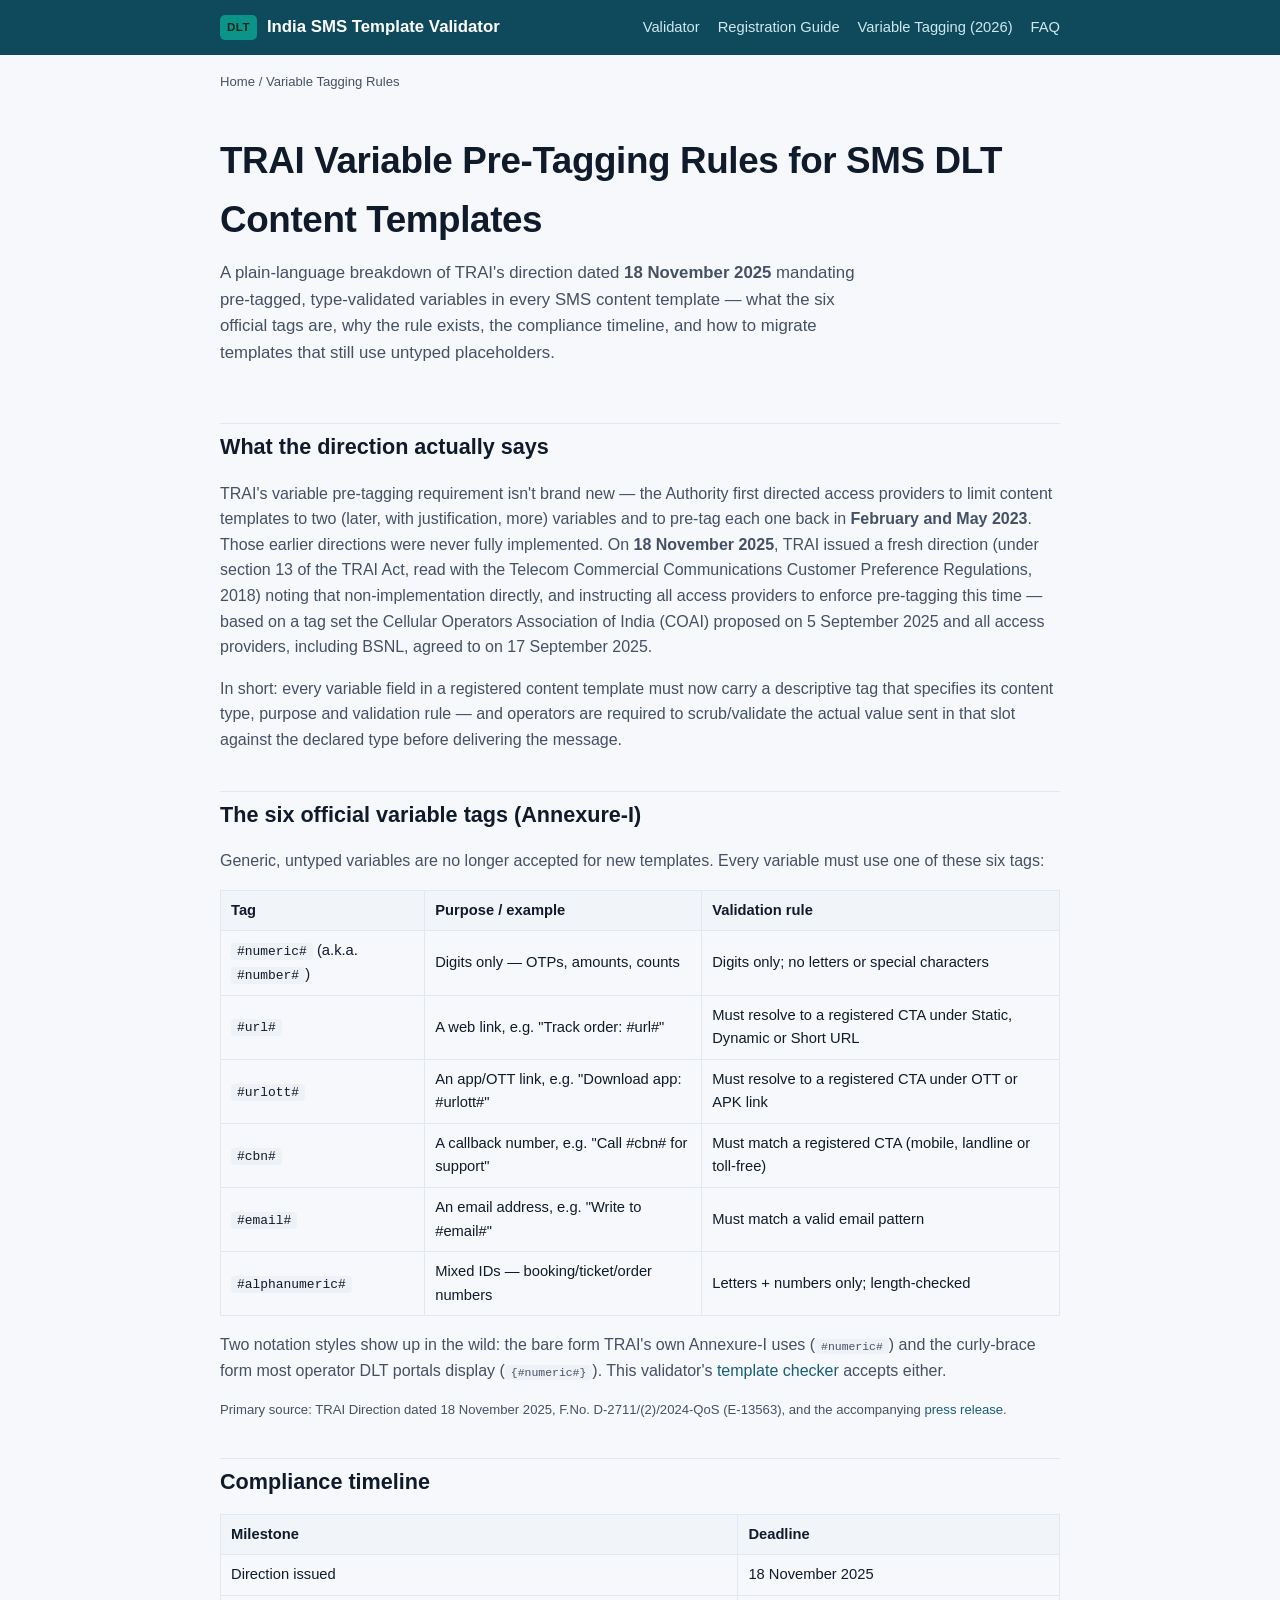
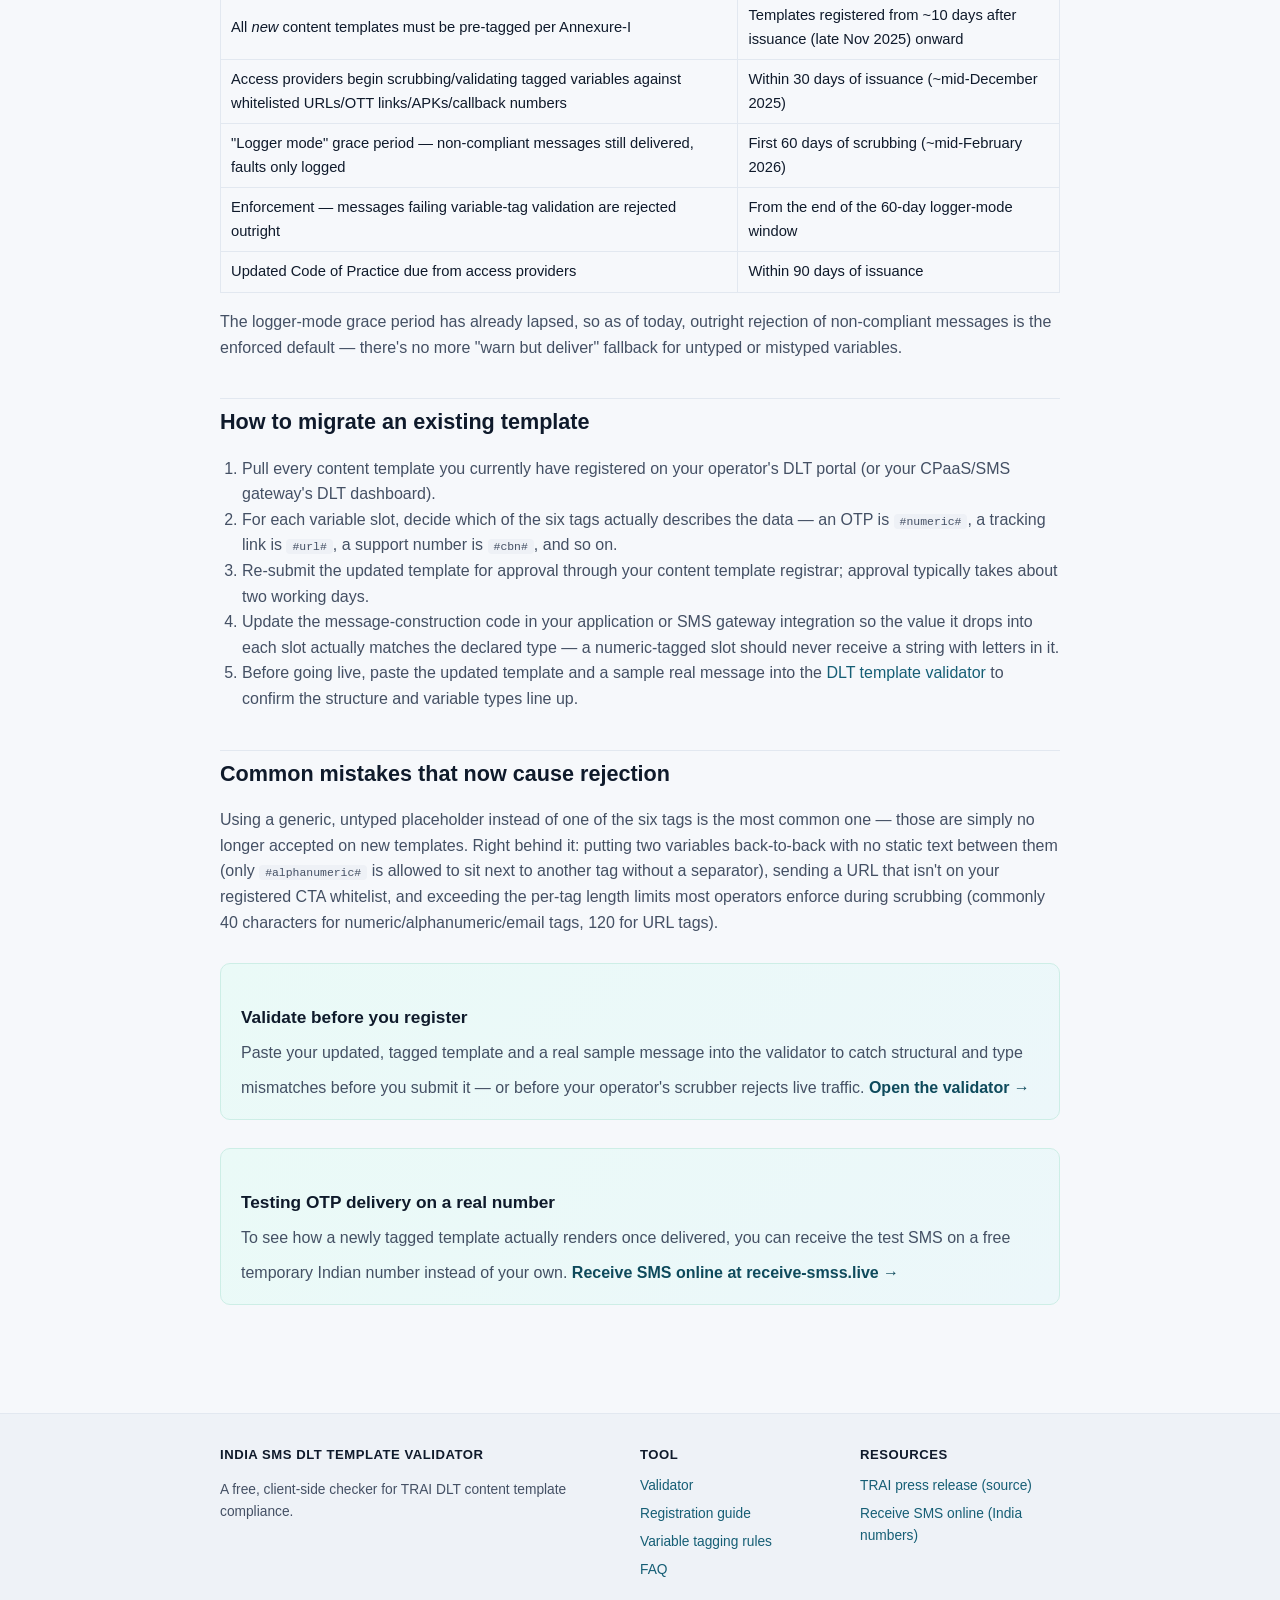
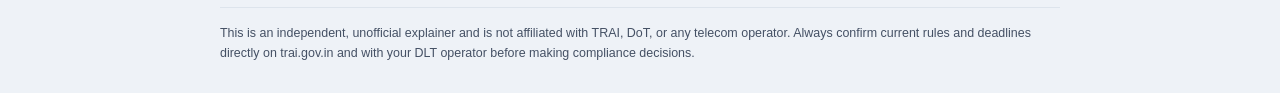
<file: variable-tagging/index.html>
<!DOCTYPE html>
<html lang="en">
<head>
<meta charset="UTF-8">
<meta name="viewport" content="width=device-width, initial-scale=1">
<title>TRAI Variable Pre-Tagging Rules for SMS DLT Templates — 2026 Guide</title>
<meta name="description" content="What TRAI's 18 November 2025 direction on SMS content template variable pre-tagging actually requires: the six official tags (#numeric#, #url#, #urlott#, #cbn#, #email#, #alphanumeric#), the compliance timeline, and how to migrate existing DLT templates.">
<link rel="canonical" href="https://receive-sms-live.github.io/dlt-template-validator/variable-tagging/">
<meta name="robots" content="index, follow">
<meta property="og:type" content="article">
<meta property="og:title" content="TRAI Variable Pre-Tagging Rules for SMS DLT Templates — 2026 Guide">
<meta property="og:description" content="The six official TRAI variable tags for DLT content templates, the compliance timeline, and how to migrate existing templates before messages get rejected.">
<meta property="og:url" content="https://receive-sms-live.github.io/dlt-template-validator/variable-tagging/">
<link rel="icon" type="image/svg+xml" href="../assets/favicon.svg">
<link rel="stylesheet" href="../assets/style.css">
<script type="application/ld+json">
{
  "@context": "https://schema.org",
  "@type": "TechArticle",
  "headline": "TRAI Variable Pre-Tagging Rules for SMS DLT Templates",
  "url": "https://receive-sms-live.github.io/dlt-template-validator/variable-tagging/",
  "datePublished": "2025-11-18",
  "dateModified": "2026-08-08",
  "about": "TRAI direction dated 18 November 2025 mandating pre-tagging of variables in SMS content templates",
  "publisher": { "@type": "Organization", "name": "India SMS DLT Template Validator" }
}
</script>
<script type="application/ld+json">
{
  "@context": "https://schema.org",
  "@type": "BreadcrumbList",
  "itemListElement": [
    { "@type": "ListItem", "position": 1, "name": "Home", "item": "https://receive-sms-live.github.io/dlt-template-validator/" },
    { "@type": "ListItem", "position": 2, "name": "Variable Tagging Rules", "item": "https://receive-sms-live.github.io/dlt-template-validator/variable-tagging/" }
  ]
}
</script>
</head>
<body>

<header class="site-header">
  <div class="wrap">
    <a class="brand" href="../"><span class="brand-badge">DLT</span> India SMS Template Validator</a>
    <nav class="site-nav">
      <a href="../">Validator</a>
      <a href="../guide/">Registration Guide</a>
      <a href="../variable-tagging/">Variable Tagging (2026)</a>
      <a href="../faq/">FAQ</a>
    </nav>
  </div>
</header>

<main>
  <div class="wrap">
    <p class="breadcrumb"><a href="../">Home</a> / Variable Tagging Rules</p>

    <section class="hero">
      <h1>TRAI Variable Pre-Tagging Rules for SMS DLT Content Templates</h1>
      <p class="lead">
        A plain-language breakdown of TRAI's direction dated <strong>18 November 2025</strong> mandating
        pre-tagged, type-validated variables in every SMS content template — what the six official tags are,
        why the rule exists, the compliance timeline, and how to migrate templates that still use untyped
        placeholders.
      </p>
    </section>

    <article class="content">

      <h2>What the direction actually says</h2>
      <p>
        TRAI's variable pre-tagging requirement isn't brand new — the Authority first directed access
        providers to limit content templates to two (later, with justification, more) variables and to
        pre-tag each one back in <strong>February and May 2023</strong>. Those earlier directions were never
        fully implemented. On <strong>18 November 2025</strong>, TRAI issued a fresh direction (under
        section 13 of the TRAI Act, read with the Telecom Commercial Communications Customer Preference
        Regulations, 2018) noting that non-implementation directly, and instructing all access providers to
        enforce pre-tagging this time — based on a tag set the Cellular Operators Association of India
        (COAI) proposed on 5 September 2025 and all access providers, including BSNL, agreed to on
        17 September 2025.
      </p>
      <p>
        In short: every variable field in a registered content template must now carry a descriptive tag
        that specifies its content type, purpose and validation rule — and operators are required to
        scrub/validate the actual value sent in that slot against the declared type before delivering the
        message.
      </p>

      <h2>The six official variable tags (Annexure-I)</h2>
      <p>Generic, untyped variables are no longer accepted for new templates. Every variable must use one of these six tags:</p>
      <table>
        <thead>
          <tr><th>Tag</th><th>Purpose / example</th><th>Validation rule</th></tr>
        </thead>
        <tbody>
          <tr><td><code>#numeric#</code> (a.k.a. <code>#number#</code>)</td><td>Digits only — OTPs, amounts, counts</td><td>Digits only; no letters or special characters</td></tr>
          <tr><td><code>#url#</code></td><td>A web link, e.g. "Track order: #url#"</td><td>Must resolve to a registered CTA under Static, Dynamic or Short URL</td></tr>
          <tr><td><code>#urlott#</code></td><td>An app/OTT link, e.g. "Download app: #urlott#"</td><td>Must resolve to a registered CTA under OTT or APK link</td></tr>
          <tr><td><code>#cbn#</code></td><td>A callback number, e.g. "Call #cbn# for support"</td><td>Must match a registered CTA (mobile, landline or toll-free)</td></tr>
          <tr><td><code>#email#</code></td><td>An email address, e.g. "Write to #email#"</td><td>Must match a valid email pattern</td></tr>
          <tr><td><code>#alphanumeric#</code></td><td>Mixed IDs — booking/ticket/order numbers</td><td>Letters + numbers only; length-checked</td></tr>
        </tbody>
      </table>
      <p>
        Two notation styles show up in the wild: the bare form TRAI's own Annexure-I uses
        (<code>#numeric#</code>) and the curly-brace form most operator DLT portals display
        (<code>{#numeric#}</code>). This validator's <a href="../">template checker</a> accepts either.
      </p>
      <p class="source-note">
        Primary source: TRAI Direction dated 18 November 2025, F.No. D-2711/(2)/2024-QoS (E-13563), and the
        accompanying
        <a href="https://trai.gov.in/notifications/press-release/trai-issues-direction-mandate-pre-tagging-variables-sms-content" target="_blank" rel="noopener">press release</a>.
      </p>

      <h2>Compliance timeline</h2>
      <table>
        <thead><tr><th>Milestone</th><th>Deadline</th></tr></thead>
        <tbody>
          <tr><td>Direction issued</td><td>18 November 2025</td></tr>
          <tr><td>All <em>new</em> content templates must be pre-tagged per Annexure-I</td><td>Templates registered from ~10 days after issuance (late Nov 2025) onward</td></tr>
          <tr><td>Access providers begin scrubbing/validating tagged variables against whitelisted URLs/OTT links/APKs/callback numbers</td><td>Within 30 days of issuance (~mid-December 2025)</td></tr>
          <tr><td>"Logger mode" grace period — non-compliant messages still delivered, faults only logged</td><td>First 60 days of scrubbing (~mid-February 2026)</td></tr>
          <tr><td>Enforcement — messages failing variable-tag validation are rejected outright</td><td>From the end of the 60-day logger-mode window</td></tr>
          <tr><td>Updated Code of Practice due from access providers</td><td>Within 90 days of issuance</td></tr>
        </tbody>
      </table>
      <p>
        The logger-mode grace period has already lapsed, so as of today, outright rejection of
        non-compliant messages is the enforced default — there's no more "warn but deliver" fallback for
        untyped or mistyped variables.
      </p>

      <h2>How to migrate an existing template</h2>
      <ol>
        <li>Pull every content template you currently have registered on your operator's DLT portal (or your CPaaS/SMS gateway's DLT dashboard).</li>
        <li>For each variable slot, decide which of the six tags actually describes the data — an OTP is <code>#numeric#</code>, a tracking link is <code>#url#</code>, a support number is <code>#cbn#</code>, and so on.</li>
        <li>Re-submit the updated template for approval through your content template registrar; approval typically takes about two working days.</li>
        <li>Update the message-construction code in your application or SMS gateway integration so the value it drops into each slot actually matches the declared type — a numeric-tagged slot should never receive a string with letters in it.</li>
        <li>Before going live, paste the updated template and a sample real message into the <a href="../">DLT template validator</a> to confirm the structure and variable types line up.</li>
      </ol>

      <h2>Common mistakes that now cause rejection</h2>
      <p>
        Using a generic, untyped placeholder instead of one of the six tags is the most common one — those
        are simply no longer accepted on new templates. Right behind it: putting two variables back-to-back
        with no static text between them (only <code>#alphanumeric#</code> is allowed to sit next to another
        tag without a separator), sending a URL that isn't on your registered CTA whitelist, and exceeding
        the per-tag length limits most operators enforce during scrubbing (commonly 40 characters for
        numeric/alphanumeric/email tags, 120 for URL tags).
      </p>

      <div class="callout">
        <h3>Validate before you register</h3>
        <p>
          Paste your updated, tagged template and a real sample message into the validator to catch
          structural and type mismatches before you submit it — or before your operator's scrubber rejects
          live traffic.
          <a class="cta" href="../#validator">Open the validator →</a>
        </p>
      </div>

      <div class="callout">
        <h3>Testing OTP delivery on a real number</h3>
        <p>
          To see how a newly tagged template actually renders once delivered, you can receive the test SMS
          on a free temporary Indian number instead of your own.
          <a class="cta" href="https://receive-smss.live/sms/in" target="_blank" rel="noopener">Receive SMS online at receive-smss.live →</a>
        </p>
      </div>

    </article>
  </div>
</main>

<footer class="site-footer">
  <div class="wrap">
    <div class="cols">
      <div>
        <h4>India SMS DLT Template Validator</h4>
        <p>A free, client-side checker for TRAI DLT content template compliance.</p>
      </div>
      <div>
        <h4>Tool</h4>
        <ul>
          <li><a href="../">Validator</a></li>
          <li><a href="../guide/">Registration guide</a></li>
          <li><a href="../variable-tagging/">Variable tagging rules</a></li>
          <li><a href="../faq/">FAQ</a></li>
        </ul>
      </div>
      <div>
        <h4>Resources</h4>
        <ul>
          <li><a href="https://trai.gov.in/notifications/press-release/trai-issues-direction-mandate-pre-tagging-variables-sms-content" target="_blank" rel="noopener">TRAI press release (source)</a></li>
          <li><a href="https://receive-smss.live/sms/in" target="_blank" rel="noopener">Receive SMS online (India numbers)</a></li>
        </ul>
      </div>
    </div>
    <div class="disclaimer">
      This is an independent, unofficial explainer and is not affiliated with TRAI, DoT, or any telecom
      operator. Always confirm current rules and deadlines directly on trai.gov.in and with your DLT
      operator before making compliance decisions.
    </div>
  </div>
</footer>

<script src="../assets/validator.js"></script>
</body>
</html>
</file>
<file: assets/style.css>
/* India SMS DLT Template Validator — shared stylesheet */

:root {
  --ink: #0f1a2b;
  --ink-soft: #445064;
  --bg: #f6f8fb;
  --card: #ffffff;
  --border: #e2e8f0;
  --brand: #155e75;
  --brand-dark: #0e4a5c;
  --brand-light: #ecf7fa;
  --accent: #0d9488;
  --ok: #0f8a4b;
  --ok-bg: #eafaf1;
  --bad: #c0362c;
  --bad-bg: #fdecea;
  --code-bg: #0f1a2b;
  --code-fg: #e6edf3;
  --radius: 10px;
  --max: 880px;
}

* { box-sizing: border-box; }

html { scroll-behavior: smooth; }

body {
  margin: 0;
  font-family: -apple-system, BlinkMacSystemFont, "Segoe UI", Roboto, Helvetica, Arial, sans-serif;
  color: var(--ink);
  background: var(--bg);
  line-height: 1.6;
}

a { color: var(--brand); text-decoration: none; }
a:hover { text-decoration: underline; }

.wrap {
  max-width: var(--max);
  margin: 0 auto;
  padding: 0 20px;
}

/* Header / nav */
.site-header {
  background: var(--brand-dark);
  color: #fff;
  padding: 14px 0;
}
.site-header .wrap {
  display: flex;
  align-items: center;
  justify-content: space-between;
  gap: 16px;
  flex-wrap: wrap;
}
.brand {
  display: flex;
  align-items: center;
  gap: 10px;
  font-weight: 700;
  font-size: 1.05rem;
  color: #fff;
}
.brand:hover { text-decoration: none; opacity: 0.9; }
.brand-badge {
  background: var(--accent);
  color: #06251f;
  font-weight: 800;
  font-size: 0.72rem;
  letter-spacing: 0.04em;
  padding: 3px 7px;
  border-radius: 5px;
}
nav.site-nav { display: flex; gap: 18px; flex-wrap: wrap; }
nav.site-nav a {
  color: #cfe8ee;
  font-size: 0.92rem;
  font-weight: 500;
}
nav.site-nav a:hover { color: #fff; }

/* Hero */
.hero {
  padding: 40px 0 12px;
}
.hero h1 {
  font-size: clamp(1.6rem, 3.4vw, 2.3rem);
  margin: 0 0 10px;
  letter-spacing: -0.01em;
}
.hero p.lead {
  color: var(--ink-soft);
  font-size: 1.05rem;
  max-width: 68ch;
  margin: 0 0 6px;
}
.badge-row { display: flex; gap: 8px; flex-wrap: wrap; margin: 14px 0 0; }
.pill {
  display: inline-block;
  background: var(--brand-light);
  color: var(--brand-dark);
  border: 1px solid #cfe4ea;
  font-size: 0.78rem;
  font-weight: 600;
  padding: 4px 10px;
  border-radius: 999px;
}

/* Tool card */
.tool-card {
  background: var(--card);
  border: 1px solid var(--border);
  border-radius: var(--radius);
  padding: 22px;
  margin: 26px 0;
  box-shadow: 0 1px 2px rgba(15, 26, 43, 0.04);
}
.field { margin-bottom: 16px; }
.field label {
  display: block;
  font-weight: 600;
  font-size: 0.9rem;
  margin-bottom: 6px;
  color: var(--ink);
}
.field .hint {
  font-weight: 400;
  color: var(--ink-soft);
  font-size: 0.8rem;
}
textarea, input[type="text"] {
  width: 100%;
  font-family: "SFMono-Regular", Consolas, "Liberation Mono", Menlo, monospace;
  font-size: 0.92rem;
  padding: 10px 12px;
  border: 1px solid var(--border);
  border-radius: 8px;
  background: #fbfcfe;
  color: var(--ink);
  resize: vertical;
}
textarea:focus, input[type="text"]:focus {
  outline: 2px solid var(--brand);
  outline-offset: 1px;
  background: #fff;
}
textarea { min-height: 92px; }

.two-col {
  display: grid;
  grid-template-columns: 1fr 1fr;
  gap: 16px;
}
@media (max-width: 700px) {
  .two-col { grid-template-columns: 1fr; }
}

details.advanced {
  margin: 6px 0 18px;
  border: 1px dashed var(--border);
  border-radius: 8px;
  padding: 10px 14px;
}
details.advanced summary {
  cursor: pointer;
  font-weight: 600;
  font-size: 0.88rem;
  color: var(--brand-dark);
}
details.advanced .two-col { margin-top: 12px; }

.btn {
  appearance: none;
  border: none;
  background: var(--brand);
  color: #fff;
  font-weight: 700;
  font-size: 0.98rem;
  padding: 11px 22px;
  border-radius: 8px;
  cursor: pointer;
}
.btn:hover { background: var(--brand-dark); }
.btn.secondary {
  background: transparent;
  color: var(--brand-dark);
  border: 1px solid var(--border);
}
.btn.secondary:hover { background: var(--brand-light); }

/* Results */
#result-panel { margin-top: 20px; }
.checklist {
  list-style: none;
  margin: 0 0 14px;
  padding: 0;
  font-family: "SFMono-Regular", Consolas, "Liberation Mono", Menlo, monospace;
  font-size: 0.92rem;
}
.checklist li {
  display: flex;
  gap: 10px;
  padding: 6px 0;
  border-bottom: 1px solid #f0f2f6;
}
.checklist li:last-child { border-bottom: none; }
.mark { font-weight: 800; width: 1.1em; flex: none; }
.checklist li.pass .mark { color: var(--ok); }
.checklist li.fail .mark { color: var(--bad); }
.checklist li.info .mark { color: var(--brand); }

.result-banner {
  display: inline-flex;
  align-items: center;
  gap: 8px;
  font-weight: 800;
  font-size: 1rem;
  padding: 10px 16px;
  border-radius: 8px;
  margin-top: 4px;
}
.result-banner.valid { background: var(--ok-bg); color: var(--ok); }
.result-banner.invalid { background: var(--bad-bg); color: var(--bad); }

.stat-grid {
  display: grid;
  grid-template-columns: repeat(auto-fit, minmax(150px, 1fr));
  gap: 10px;
  margin: 16px 0;
}
.stat {
  background: var(--brand-light);
  border: 1px solid #d9ecf1;
  border-radius: 8px;
  padding: 10px 12px;
}
.stat .num { font-size: 1.25rem; font-weight: 800; color: var(--brand-dark); }
.stat .label { font-size: 0.76rem; color: var(--ink-soft); text-transform: uppercase; letter-spacing: 0.03em; }

.meta-note {
  font-size: 0.82rem;
  color: var(--ink-soft);
  background: #fbf8ec;
  border: 1px solid #eee0b0;
  border-radius: 8px;
  padding: 10px 12px;
  margin-top: 10px;
}

/* Callout / backlink box */
.callout {
  background: linear-gradient(135deg, #eafaf7, #ecf7fa);
  border: 1px solid #cdeee6;
  border-radius: var(--radius);
  padding: 18px 20px;
  margin: 28px 0;
}
.callout h3 { margin: 0 0 6px; font-size: 1.02rem; }
.callout p { margin: 0; color: var(--ink-soft); }
.callout a.cta {
  display: inline-block;
  margin-top: 10px;
  font-weight: 700;
  color: var(--brand-dark);
}

/* Content sections */
.content h2 {
  font-size: 1.35rem;
  margin: 38px 0 12px;
  padding-top: 6px;
  border-top: 1px solid var(--border);
}
.content h3 { font-size: 1.08rem; margin: 22px 0 8px; }
.content p, .content li { color: var(--ink-soft); }
.content ol, .content ul { padding-left: 22px; }
.content code {
  background: #eef1f6;
  border-radius: 4px;
  padding: 1px 6px;
  font-size: 0.88em;
}
.content pre {
  background: var(--code-bg);
  color: var(--code-fg);
  padding: 14px 16px;
  border-radius: 8px;
  overflow-x: auto;
  font-size: 0.86rem;
}
.content table {
  width: 100%;
  border-collapse: collapse;
  margin: 14px 0;
  font-size: 0.92rem;
}
.content th, .content td {
  border: 1px solid var(--border);
  padding: 8px 10px;
  text-align: left;
}
.content th { background: #f1f5f9; }

.source-note {
  font-size: 0.82rem;
  color: #6b7688;
  margin-top: 6px;
}

/* FAQ */
.faq-item {
  border-bottom: 1px solid var(--border);
  padding: 16px 0;
}
.faq-item h3 { margin: 0 0 8px; font-size: 1.02rem; }
.faq-item p { margin: 0; }

/* Breadcrumb */
.breadcrumb {
  font-size: 0.82rem;
  color: var(--ink-soft);
  margin: 16px 0 0;
}
.breadcrumb a { color: var(--ink-soft); }

/* Footer */
footer.site-footer {
  margin-top: 60px;
  border-top: 1px solid var(--border);
  background: #eef2f7;
  padding: 30px 0;
  font-size: 0.86rem;
  color: var(--ink-soft);
}
footer.site-footer .cols {
  display: grid;
  grid-template-columns: 2fr 1fr 1fr;
  gap: 20px;
}
@media (max-width: 700px) {
  footer.site-footer .cols { grid-template-columns: 1fr; }
}
footer.site-footer h4 {
  font-size: 0.82rem;
  text-transform: uppercase;
  letter-spacing: 0.04em;
  color: var(--ink);
  margin: 0 0 10px;
}
footer.site-footer ul { list-style: none; padding: 0; margin: 0; }
footer.site-footer li { margin-bottom: 6px; }
footer.site-footer .disclaimer {
  margin-top: 20px;
  padding-top: 16px;
  border-top: 1px solid #dde4ec;
  font-size: 0.78rem;
}

main { display: block; padding-bottom: 20px; }
</file>
